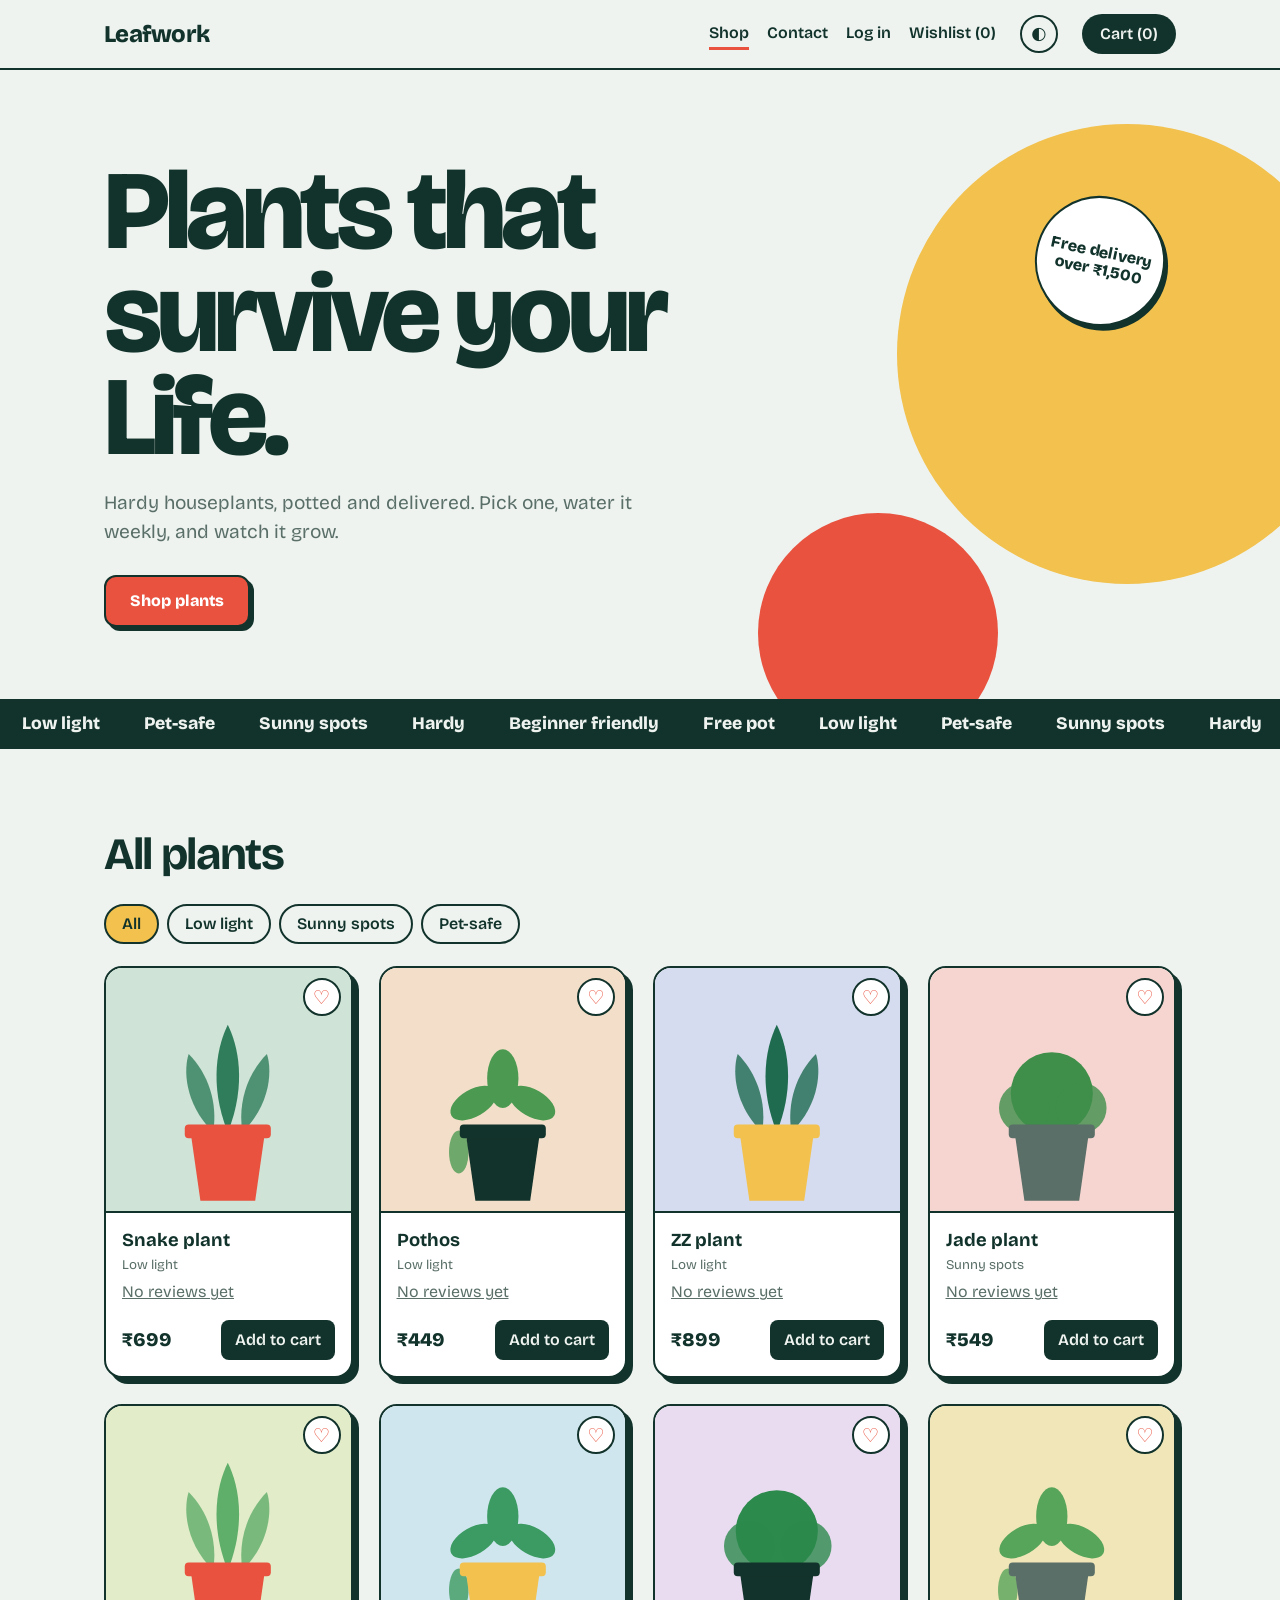
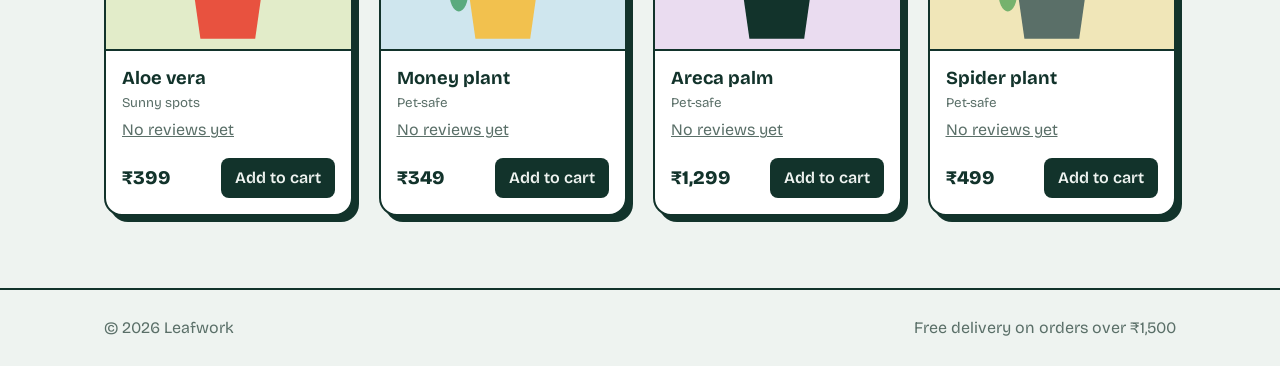
<file: index.html>
<!DOCTYPE html>
<html lang="en">
<head>
<meta charset="utf-8">
<meta name="viewport" content="width=device-width, initial-scale=1">
<title>Leafwork – Houseplants</title>
<link href="https://fonts.googleapis.com/css2?family=Bricolage+Grotesque:wght@400;600;800&display=swap" rel="stylesheet">
<link rel="stylesheet" href="styles.css">
   <link rel="stylesheet" href="features.css">
      <link rel="stylesheet" href="wishlist.css">
</head>
<body data-page="home">
<section class="hero"><div class="wrap">
  <span class="blob b1"></span><span class="blob b2"></span>
  <div class="sticker">Free delivery over ₹1,500</div>
  <h1>Plants that survive your Life.</h1>
  <p>Hardy houseplants, potted and delivered. Pick one, water it weekly, and watch it grow.</p>
  <a class="btn" href="#plants">Shop plants</a>
</div></section>
<div class="strip" aria-hidden="true"></div>
<main class="wrap" id="plants">
  <h2 class="title">All plants</h2>
  <div class="filters" id="filters"></div>
  <div class="grid" id="shop"></div>
</main>
<script src="script.js"></script>
   <script src="features.js"></script>
      <script src="wishlist.js"></script>
</body>
</html>
</file>
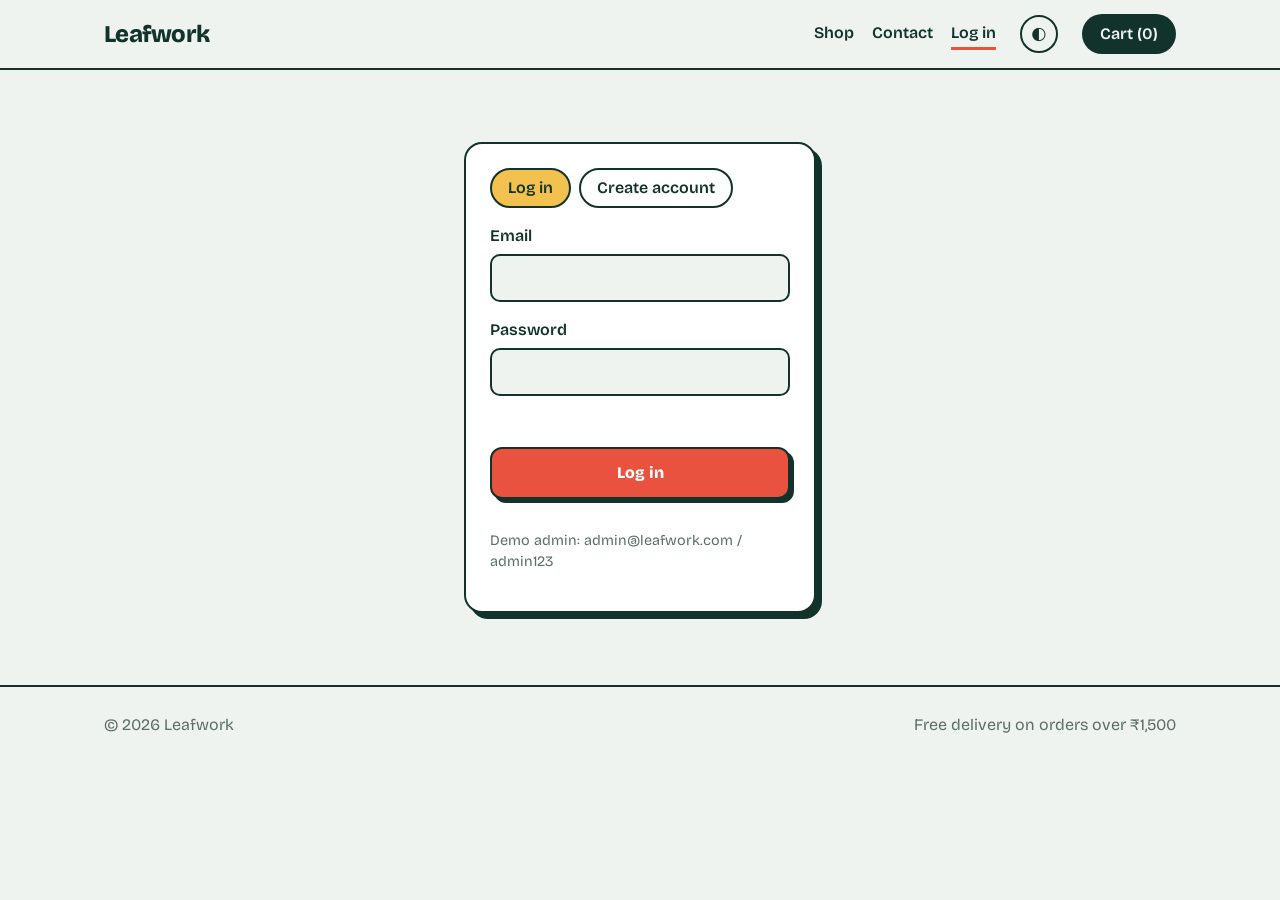
<file: account.html>
<!DOCTYPE html>
<html lang="en">
<head>
<meta charset="utf-8">
<meta name="viewport" content="width=device-width, initial-scale=1">
<title>My account – Leafwork</title>
<link href="https://fonts.googleapis.com/css2?family=Bricolage+Grotesque:wght@400;600;800&display=swap" rel="stylesheet">
<link rel="stylesheet" href="styles.css">
<link rel="stylesheet" href="features.css">
</head>
<body data-page="account">
<main class="wrap sec" id="acct"></main>
<script src="script.js"></script>
<script src="features.js"></script>
</body>
</html>
</file>
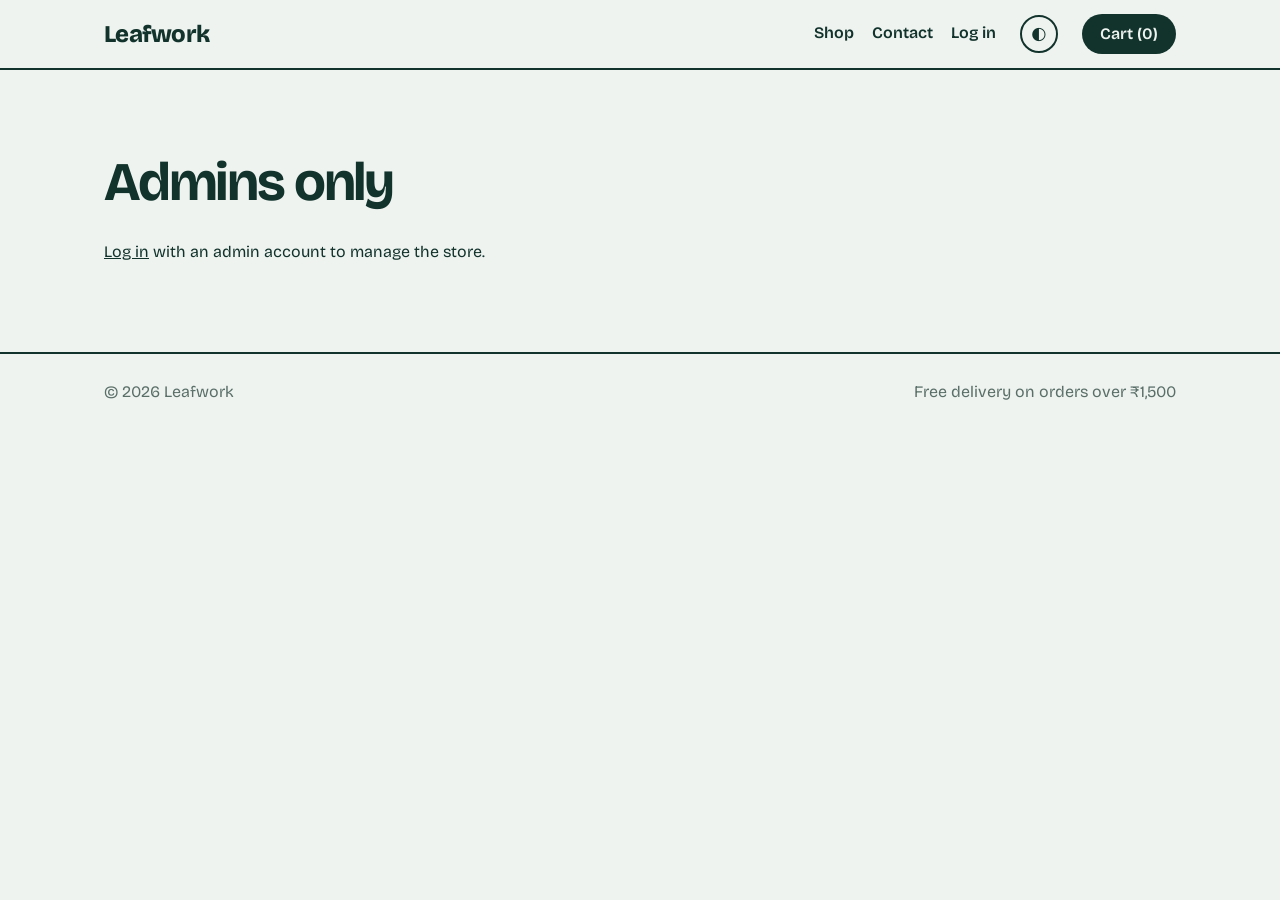
<file: admin.html>
<!DOCTYPE html>
<html lang="en">
<head>
<meta charset="utf-8">
<meta name="viewport" content="width=device-width, initial-scale=1">
<title>Admin – Leafwork</title>
<link href="https://fonts.googleapis.com/css2?family=Bricolage+Grotesque:wght@400;600;800&display=swap" rel="stylesheet">
<link rel="stylesheet" href="styles.css">
<link rel="stylesheet" href="features.css">
</head>
<body data-page="admin">
<main class="wrap sec" id="admin"></main>
<script src="script.js"></script>
<script src="features.js"></script>
</body>
</html>
</file>
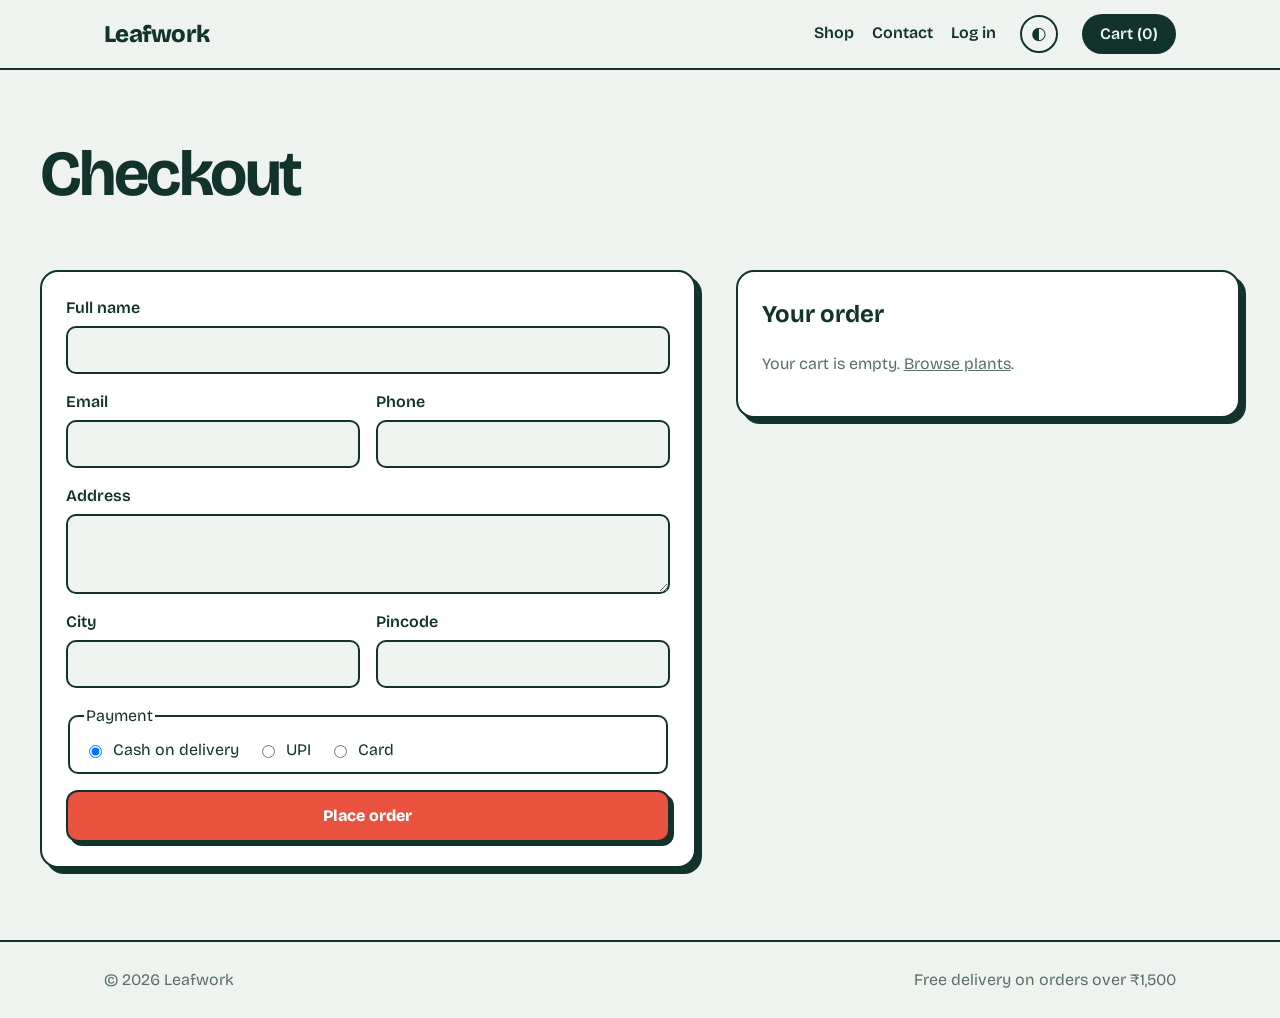
<file: checkout.html>
<!DOCTYPE html>
<html lang="en">
<head>
<meta charset="utf-8">
<meta name="viewport" content="width=device-width, initial-scale=1">
<title>Checkout – Leafwork</title>
<link href="https://fonts.googleapis.com/css2?family=Bricolage+Grotesque:wght@400;600;800&display=swap" rel="stylesheet">
<link rel="stylesheet" href="styles.css">
   <link rel="stylesheet" href="features.css">
</head>
<body data-page="checkout">
<main class="wrap page">
  <h1>Checkout</h1>
  <div class="panel">
    <form id="orderForm">
      <label>Full name <input name="name" required autocomplete="name"></label>
      <div class="two">
        <label>Email <input type="email" name="email" required autocomplete="email"></label>
        <label>Phone <input type="tel" name="phone" required pattern="[0-9]{10}" title="10-digit phone number" autocomplete="tel"></label>
      </div>
      <label>Address <textarea name="address" required style="min-height:80px"></textarea></label>
      <div class="two">
        <label>City <input name="city" required></label>
        <label>Pincode <input name="pin" required pattern="[0-9]{6}" title="6-digit pincode"></label>
      </div>
      <fieldset><legend>Payment</legend>
        <label><input type="radio" name="pay" value="cod" checked> Cash on delivery</label>
        <label><input type="radio" name="pay" value="upi"> UPI</label>
        <label><input type="radio" name="pay" value="card"> Card</label>
      </fieldset>
      <button class="btn" type="submit">Place order</button>
    </form>
    <div class="done hidden" id="orderDone">
      <h2>Order placed</h2>
      <p>Thank you, <span id="orderName"></span>. We will email your confirmation shortly.</p>
      <a class="btn" href="index.html">Keep shopping</a>
    </div>
  </div>
  <div class="panel sum"><h2 style="margin-top:0">Your order</h2><div id="summary"></div></div>
</main>
<script src="script.js"></script>
   <script src="features.js"></script>
</body>
</html>
</file>
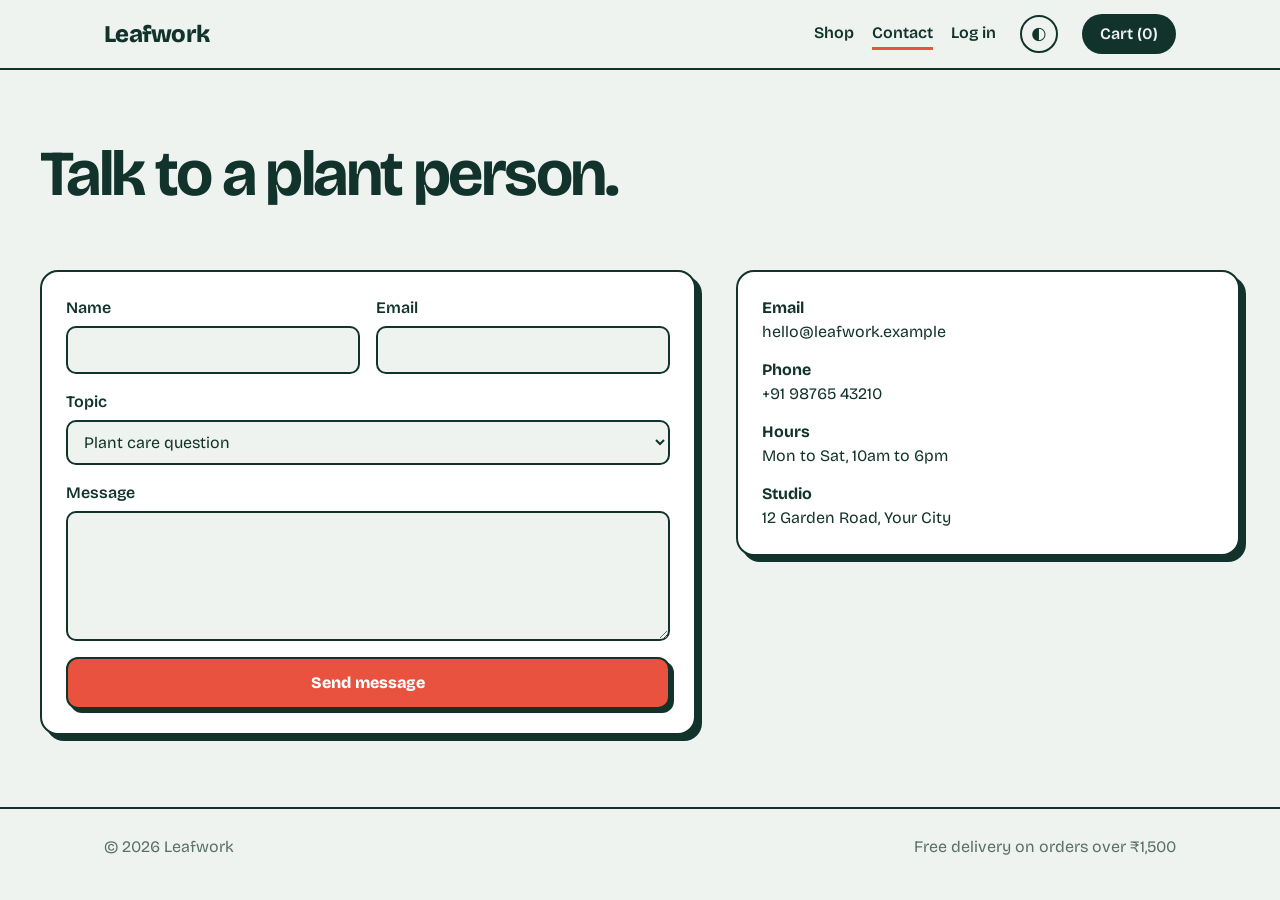
<file: contact.html>
<!DOCTYPE html>
<html lang="en">
<head>
<meta charset="utf-8">
<meta name="viewport" content="width=device-width, initial-scale=1">
<title>Contact – Leafwork</title>
<link href="https://fonts.googleapis.com/css2?family=Bricolage+Grotesque:wght@400;600;800&display=swap" rel="stylesheet">
<link rel="stylesheet" href="styles.css">
   <link rel="stylesheet" href="features.css">
</head>
<body data-page="contact">
<main class="wrap page">
  <h1>Talk to a plant person.</h1>
  <div class="panel">
    <form id="contactForm">
      <div class="two">
        <label>Name <input name="name" required autocomplete="name"></label>
        <label>Email <input type="email" name="email" required autocomplete="email"></label>
      </div>
      <label>Topic
        <select name="topic"><option>Plant care question</option><option>Order help</option><option>Bulk or gift order</option><option>Something else</option></select>
      </label>
      <label>Message <textarea name="message" required></textarea></label>
      <button class="btn" type="submit">Send message</button>
    </form>
    <div class="done hidden" id="contactDone">
      <h2>Message sent</h2>
      <p>We reply within one working day.</p>
      <a class="btn" href="index.html">Back to shop</a>
    </div>
  </div>
  <div class="panel">
    <ul class="info-list">
      <li><b>Email</b><br>hello@leafwork.example</li>
      <li><b>Phone</b><br>+91 98765 43210</li>
      <li><b>Hours</b><br>Mon to Sat, 10am to 6pm</li>
      <li><b>Studio</b><br>12 Garden Road, Your City</li>
    </ul>
  </div>
</main>
<script src="script.js"></script>
   <script src="features.js"></script>
</body>
</html>
</file>
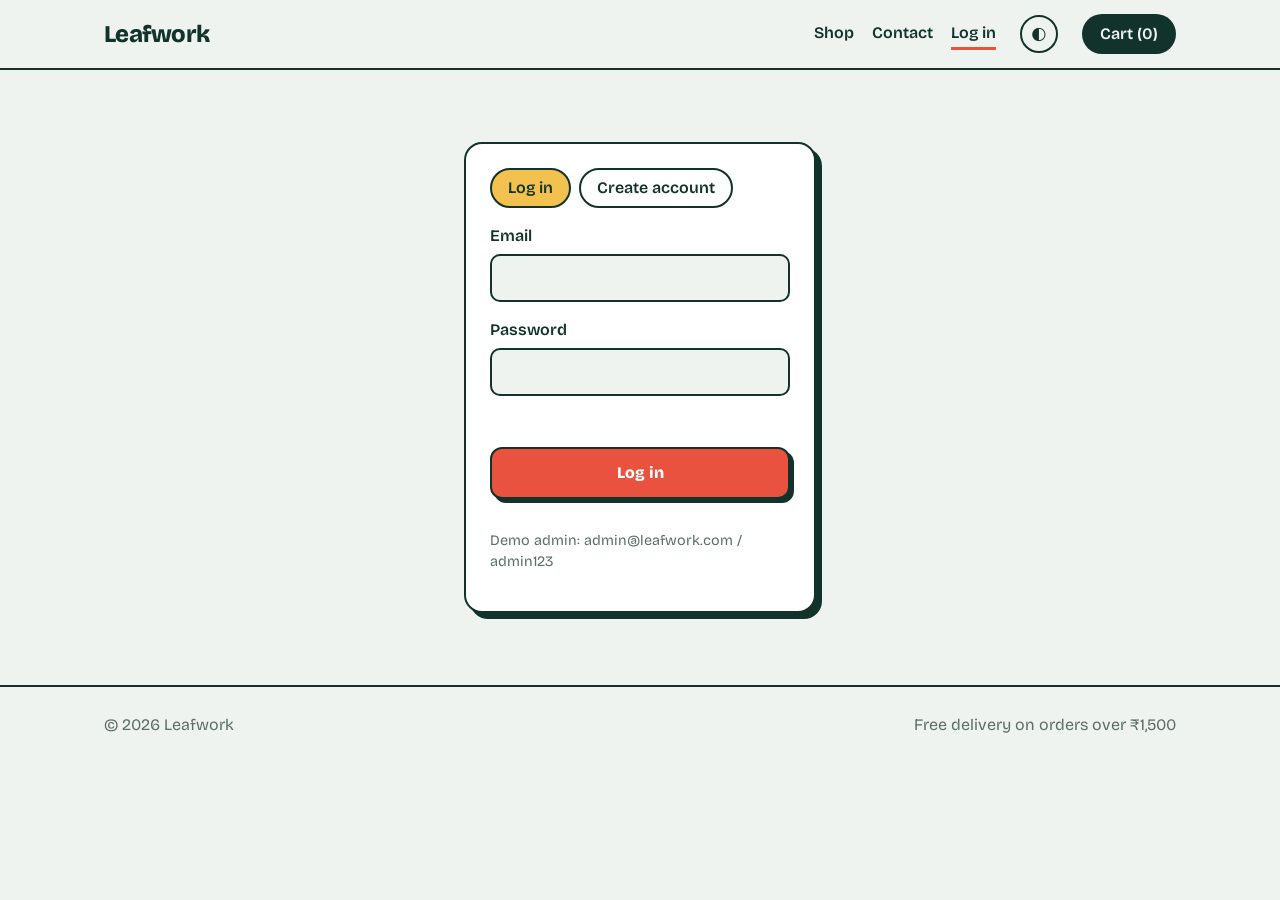
<file: login.html>
<!DOCTYPE html>
<html lang="en">
<head>
<meta charset="utf-8">
<meta name="viewport" content="width=device-width, initial-scale=1">
<title>Log in – Leafwork</title>
<link href="https://fonts.googleapis.com/css2?family=Bricolage+Grotesque:wght@400;600;800&display=swap" rel="stylesheet">
<link rel="stylesheet" href="styles.css">
<link rel="stylesheet" href="features.css">
</head>
<body data-page="login">
<main class="wrap authwrap"><div class="panel">
  <div class="tabs">
    <button class="chip" id="tabIn" type="button" aria-pressed="true">Log in</button>
    <button class="chip" id="tabUp" type="button" aria-pressed="false">Create account</button>
  </div>
  <form id="loginForm">
    <label>Email <input type="email" name="email" required autocomplete="email"></label>
    <label>Password <input type="password" name="pass" required autocomplete="current-password"></label>
    <p class="err" id="loginErr" role="alert"></p>
    <button class="btn" type="submit">Log in</button>
    <p class="hint">Demo admin: admin@leafwork.com / admin123</p>
  </form>
  <form id="signupForm" class="hidden">
    <label>Full name <input name="name" required autocomplete="name"></label>
    <label>Email <input type="email" name="email" required autocomplete="email"></label>
    <label>Password (6+ characters) <input type="password" name="pass" required minlength="6" autocomplete="new-password"></label>
    <p class="err" id="signupErr" role="alert"></p>
    <button class="btn" type="submit">Create account</button>
  </form>
</div></main>
<script src="script.js"></script>
<script src="features.js"></script>
</body>
</html>
</file>
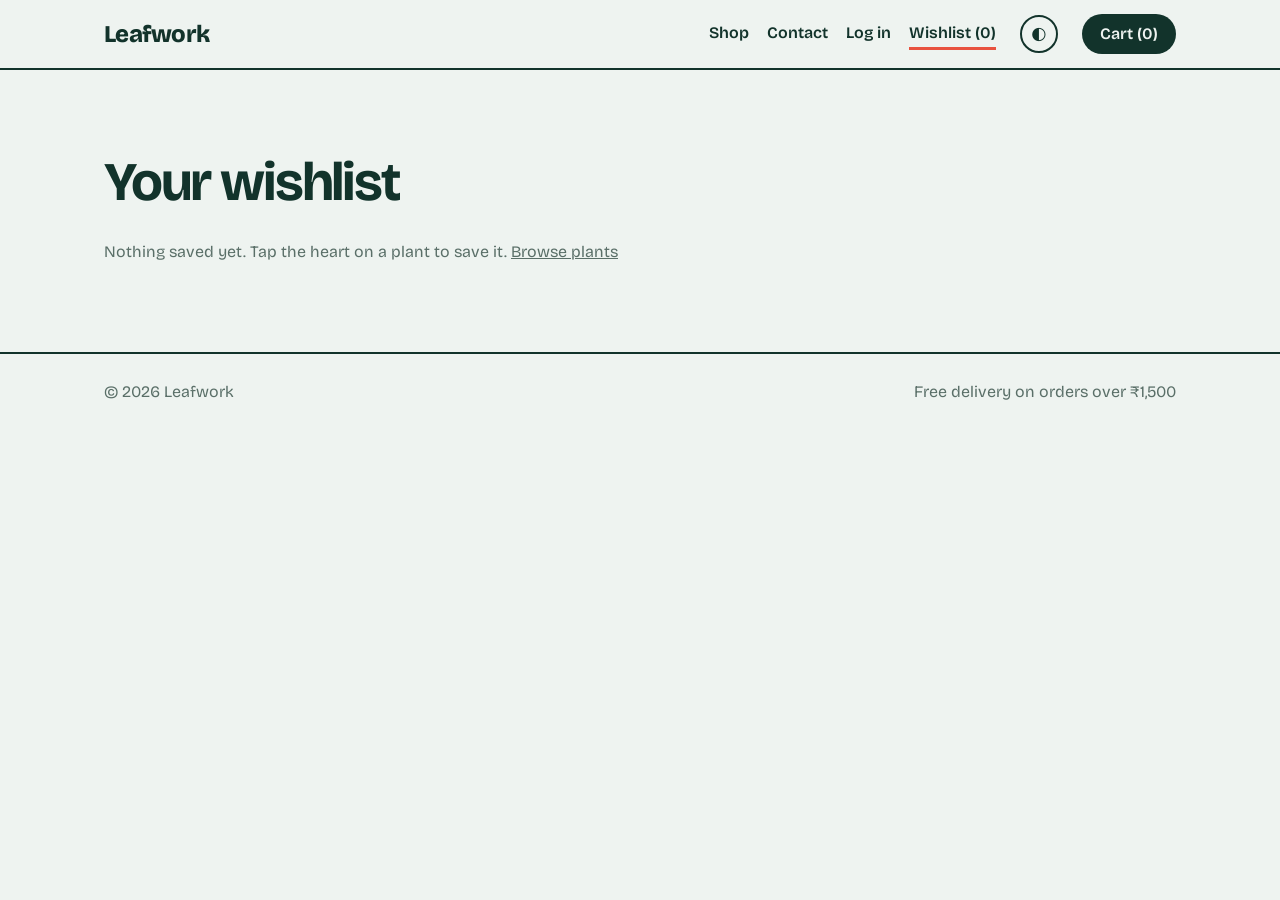
<file: wishlist.html>
<!DOCTYPE html>
<html lang="en">
<head>
<meta charset="utf-8">
<meta name="viewport" content="width=device-width, initial-scale=1">
<title>Wishlist – Leafwork</title>
<link href="https://fonts.googleapis.com/css2?family=Bricolage+Grotesque:wght@400;600;800&display=swap" rel="stylesheet">
<link rel="stylesheet" href="styles.css">
<link rel="stylesheet" href="features.css">
<link rel="stylesheet" href="wishlist.css">
</head>
<body data-page="wishlist">
<main class="wrap sec" id="wl"></main>
<script src="script.js"></script>
<script src="features.js"></script>
<script src="wishlist.js"></script>
</body>
</html>
</file>
<file: styles.css>
:root{--bg:#eef3f0;--card:#fff;--ink:#12332b;--muted:#5a6f68;--accent:#e8523f;--sun:#f2c14e;--mint:#cfe3d6;--line:#12332b;--on-accent:#fff;
box-sizing:border-box;padding-top:env(safe-area-inset-top,0px);padding-bottom:env(safe-area-inset-bottom,0px)}
@media (prefers-color-scheme:dark){:root{--bg:#0e1f1b;--card:#16302a;--ink:#e6f0ec;--muted:#93aaa2;--line:#e6f0ec;--accent:#ff7461;--mint:#1e4a3f}}
html{scroll-padding-top:80px;scroll-behavior:smooth}
*{box-sizing:border-box}
body{margin:0;background:var(--bg);color:var(--ink);font-family:"Bricolage Grotesque",system-ui,sans-serif;line-height:1.5}
button,input,select,textarea{font:inherit;color:inherit}
button{cursor:pointer}
a{color:inherit}
:focus-visible{outline:3px solid var(--accent);outline-offset:2px}
.wrap{padding:0 5vw;max-width:1200px;margin:0 auto}

/* header */
header{position:sticky;top:env(safe-area-inset-top,0px);z-index:5;background:var(--bg);border-bottom:2px solid var(--line)}
header .wrap{display:flex;align-items:center;gap:24px;padding-top:14px;padding-bottom:14px}
.logo{font-weight:800;font-size:1.5rem;letter-spacing:-.03em;text-decoration:none;margin-right:auto}
nav{display:flex;gap:18px}
nav a{text-decoration:none;font-weight:600;padding:2px 0;border-bottom:3px solid transparent}
nav a[aria-current="page"]{border-color:var(--accent)}
.cartbtn{background:var(--ink);color:var(--bg);border:0;border-radius:99px;padding:8px 18px;font-weight:600}

/* buttons */
.btn{display:inline-block;background:var(--accent);color:var(--on-accent);border:2px solid var(--line);border-radius:12px;padding:12px 24px;font-weight:800;text-decoration:none;box-shadow:4px 4px 0 var(--line);transition:transform .1s,box-shadow .1s}
.btn:hover{transform:translate(2px,2px);box-shadow:2px 2px 0 var(--line)}

/* hero */
.hero{position:relative;overflow:hidden;padding:10vh 0 8vh}
.hero h1{font-size:clamp(2.8rem,9vw,7rem);line-height:.92;letter-spacing:-.045em;font-weight:800;margin:0 0 20px;max-width:11ch;position:relative;z-index:1}
.hero p{font-size:1.2rem;color:var(--muted);max-width:44ch;margin:0 0 28px;position:relative;z-index:1}
.blob{position:absolute;border-radius:50%;z-index:0}
.b1{width:min(46vw,460px);aspect-ratio:1;background:var(--sun);right:-6vw;top:6vh}
.b2{width:min(24vw,240px);aspect-ratio:1;background:var(--accent);right:22vw;bottom:-6vh}
.sticker{position:absolute;right:9vw;top:14vh;z-index:2;background:var(--card);border:2px solid var(--line);border-radius:50%;width:130px;height:130px;display:grid;place-items:center;text-align:center;font-weight:800;line-height:1.1;transform:rotate(12deg);box-shadow:4px 4px 0 var(--line)}
@media (max-width:700px){.sticker{width:96px;height:96px;font-size:.8rem;top:4vh}}

/* marquee */
.strip{background:var(--ink);color:var(--bg);overflow:hidden;white-space:nowrap;border-block:2px solid var(--line)}
.strip div{display:inline-block;padding:10px 0;animation:slide 28s linear infinite;font-weight:800;font-size:1.1rem}
.strip span{margin:0 22px}
@keyframes slide{to{transform:translateX(-50%)}}

/* shop */
h2.title{font-size:clamp(1.8rem,4vw,2.8rem);letter-spacing:-.03em;margin:8vh 0 16px}
.filters{display:flex;gap:8px;flex-wrap:wrap;margin-bottom:22px}
.chip{border:2px solid var(--line);background:transparent;border-radius:99px;padding:6px 16px;font-weight:600}
.chip[aria-pressed="true"]{background:var(--sun);color:#12332b}
.grid{display:grid;grid-template-columns:repeat(auto-fill,minmax(240px,1fr));gap:26px;padding-bottom:8vh}
.card{background:var(--card);border:2px solid var(--line);border-radius:18px;overflow:hidden;display:flex;flex-direction:column;box-shadow:6px 6px 0 var(--line);transition:transform .15s,box-shadow .15s}
.card:hover{transform:translate(-3px,-3px);box-shadow:9px 9px 0 var(--line)}
.art{aspect-ratio:1;display:grid;place-items:end center;border-bottom:2px solid var(--line)}
.art svg{width:80%;height:auto}
.info{padding:14px 16px 16px;display:flex;flex-direction:column;gap:2px;flex:1}
.info h3{margin:0;font-size:1.15rem}
.info small{color:var(--muted)}
.row{display:flex;justify-content:space-between;align-items:center;margin-top:auto;padding-top:12px}
.price{font-weight:800;font-size:1.2rem}
.add{background:var(--ink);color:var(--bg);border:0;border-radius:8px;padding:8px 14px;font-weight:600}

/* cart drawer */
aside{position:fixed;inset:0 0 0 auto;width:min(400px,100%);background:var(--card);border-left:2px solid var(--line);transform:translateX(100%);transition:transform .25s;z-index:10;display:flex;flex-direction:column;padding:20px;padding-top:calc(20px + env(safe-area-inset-top,0px));padding-bottom:calc(20px + env(safe-area-inset-bottom,0px))}
aside.open{transform:none}
aside h2{margin:0 0 12px;display:flex;justify-content:space-between}
.items{flex:1;overflow-y:auto}
.line{display:flex;gap:12px;align-items:center;padding:10px 0;border-bottom:1px solid var(--muted)}
.line .t{flex:1}.line .t b{display:block}
.qty button{width:28px;height:28px;border-radius:6px;border:2px solid var(--line);background:transparent}
.qty span{display:inline-block;min-width:26px;text-align:center}
.total{display:flex;justify-content:space-between;font-weight:800;font-size:1.25rem;padding:14px 0}
.empty{color:var(--muted)}
.x{background:none;border:0;font-size:1.5rem}
#toast{position:fixed;left:50%;bottom:calc(20px + env(safe-area-inset-bottom,0px));transform:translateX(-50%);background:var(--ink);color:var(--bg);padding:10px 18px;border-radius:99px;opacity:0;pointer-events:none;transition:opacity .2s;z-index:20}
#toast.show{opacity:1}

/* forms */
.page{padding:8vh 0;display:grid;grid-template-columns:1.3fr 1fr;gap:40px;align-items:start}
@media (max-width:800px){.page{grid-template-columns:1fr}}
.page h1{font-size:clamp(2.2rem,6vw,4rem);letter-spacing:-.04em;line-height:1;margin:0 0 24px;grid-column:1/-1}
.panel{background:var(--card);border:2px solid var(--line);border-radius:18px;padding:24px;box-shadow:6px 6px 0 var(--line)}
form{display:grid;gap:16px}
.two{display:grid;grid-template-columns:1fr 1fr;gap:16px}
@media (max-width:500px){.two{grid-template-columns:1fr}}
label{display:grid;gap:6px;font-weight:600}
input,select,textarea{background:var(--bg);border:2px solid var(--line);border-radius:10px;padding:10px 12px;font-weight:400}
textarea{min-height:130px;resize:vertical}
fieldset{border:2px solid var(--line);border-radius:10px;padding:10px 14px;display:flex;gap:18px;flex-wrap:wrap}
fieldset label{display:flex;gap:8px;align-items:center;font-weight:400}
.done{text-align:center;padding:30px 0}
.done h2{font-size:2rem;margin:0 0 8px}
.hidden{display:none}
.sum .line:last-of-type{border:0}
.info-list{list-style:none;padding:0;margin:0;display:grid;gap:14px}

footer{border-top:2px solid var(--line);padding:26px 0;color:var(--muted)}
footer .wrap{display:flex;justify-content:space-between;flex-wrap:wrap;gap:10px}
@media (prefers-reduced-motion:reduce){.strip div{animation:none}aside,.card,.btn{transition:none}}
</file>
<file: features.css>
/* Load this AFTER styles.css */
:root[data-theme="light"]{--bg:#eef3f0;--card:#fff;--ink:#12332b;--muted:#5a6f68;--line:#12332b;--accent:#e8523f;--mint:#cfe3d6}
:root[data-theme="dark"]{--bg:#0e1f1b;--card:#16302a;--ink:#e6f0ec;--muted:#93aaa2;--line:#e6f0ec;--accent:#ff7461;--mint:#1e4a3f}
.theme{background:transparent;border:2px solid var(--line);border-radius:50%;width:38px;height:38px;font-size:1.1rem}
.art{position:relative}
.heart{position:absolute;top:10px;right:10px;width:38px;height:38px;border-radius:50%;border:2px solid var(--line);background:var(--card);color:var(--accent);font-size:1.2rem;line-height:1}
.rate{background:none;border:0;padding:2px 0;text-align:left;color:var(--muted);text-decoration:underline}
.stars{color:#d99a00;letter-spacing:1px}
.coderow{display:flex;flex-wrap:wrap;gap:8px;align-items:center;padding:10px 0}
.coderow input{flex:1;min-width:0;background:var(--bg);border:2px solid var(--line);border-radius:8px;padding:8px 10px}
.coderow small{width:100%;color:var(--muted)}
dialog#rev{background:var(--card);color:var(--ink);border:2px solid var(--line);border-radius:18px;padding:24px;width:min(520px,92vw);max-height:85vh;box-shadow:6px 6px 0 var(--line)}
dialog::backdrop{background:rgba(0,0,0,.55)}
#rev h2{margin-top:0}
#rev .x{position:absolute;top:10px;right:16px}
.authwrap{max-width:480px;padding-top:8vh;padding-bottom:8vh}
.tabs{display:flex;gap:8px;margin-bottom:16px}
.err{color:var(--accent);margin:0;font-weight:600;min-height:1.2em}
.hint{color:var(--muted);font-size:.9rem}
.atitle{font-size:clamp(2rem,5vw,3.4rem);letter-spacing:-.04em;margin:8vh 0 8px}
.sec{padding-bottom:8vh}
.stats{display:grid;grid-template-columns:repeat(auto-fit,minmax(150px,1fr));gap:16px;margin-top:20px}
.stats b{font-size:1.6rem}
.tbl{overflow-x:auto}
table{width:100%;border-collapse:collapse;min-width:560px}
th,td{text-align:left;padding:10px;border-bottom:1px solid var(--muted);vertical-align:top}
.two .btn{grid-column:1/-1}
</file>
<file: wishlist.css>
/* Load after styles.css */
.art{position:relative}
.heart{position:absolute;top:10px;right:10px;width:38px;height:38px;border-radius:50%;border:2px solid var(--line);background:var(--card);color:var(--accent);font-size:1.2rem;line-height:1}
.atitle{font-size:clamp(2rem,5vw,3.4rem);letter-spacing:-.04em;margin:8vh 0 16px}
.sec{padding-bottom:8vh}
</file>
